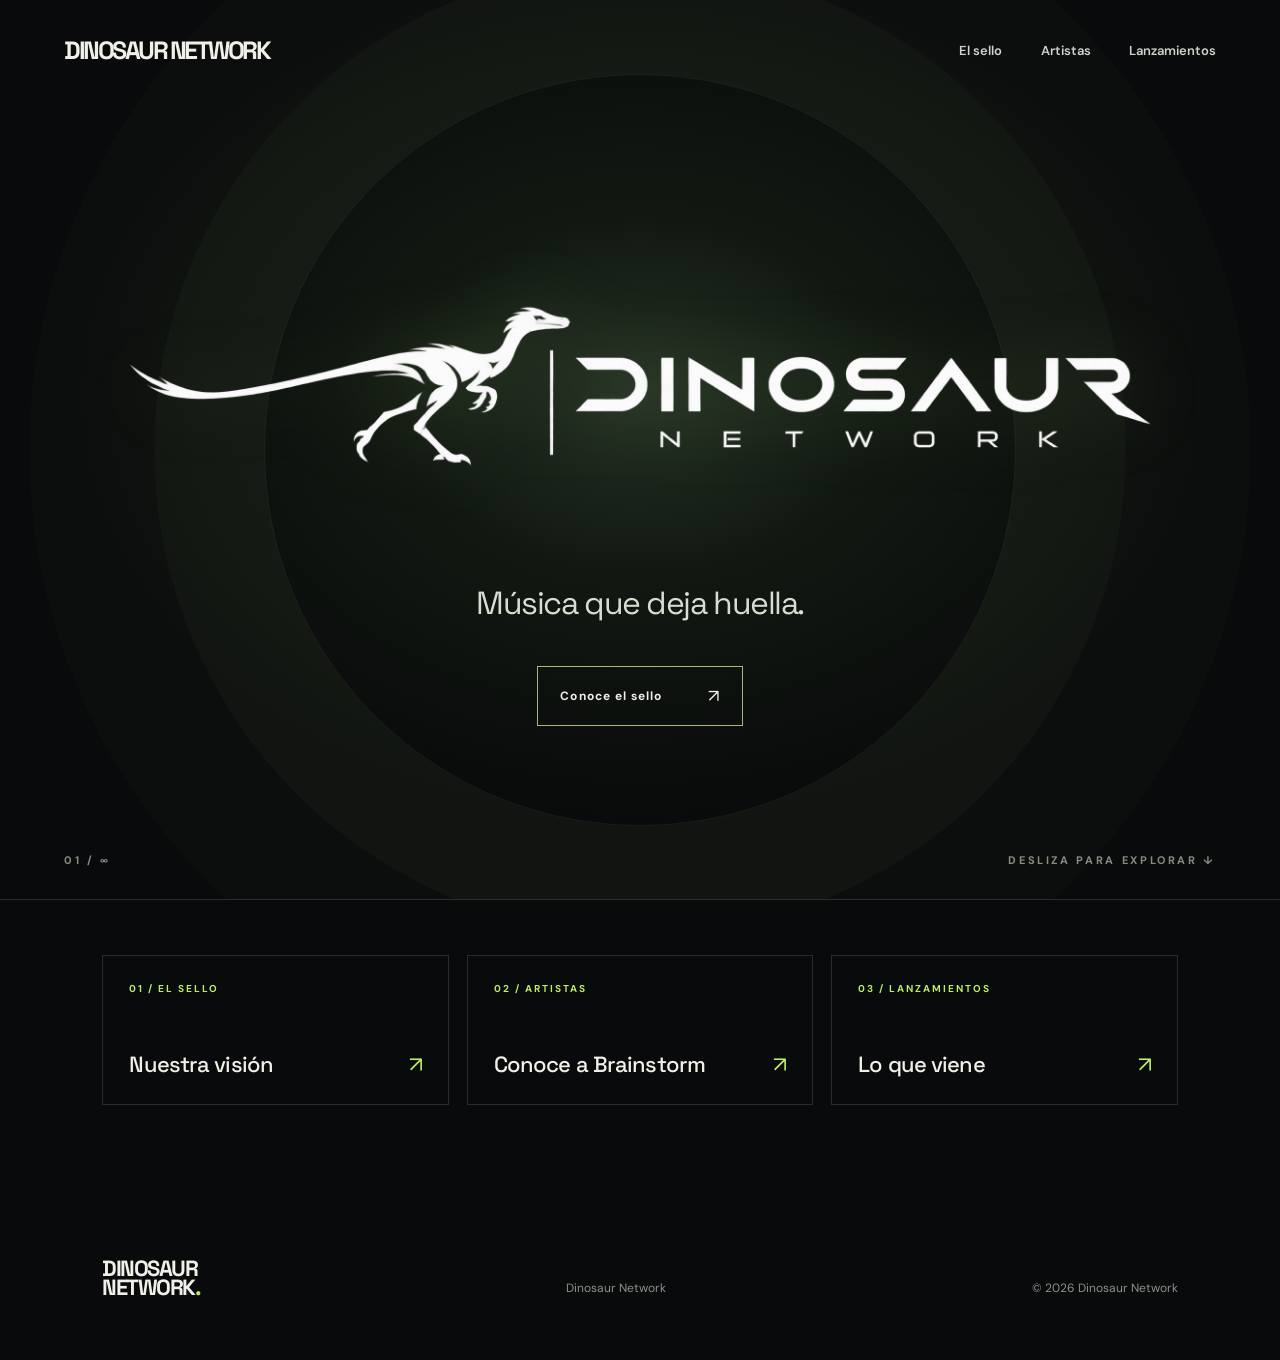
<file: index.html>
<!doctype html>
<html lang="es">
<head>
  <meta charset="utf-8">
  <meta name="viewport" content="width=device-width, initial-scale=1">
  <meta name="theme-color" content="#090a0b">
  <meta name="description" content="Dinosaur Network, un sello independiente para música que deja huella.">
  <title>Dinosaur Network — Sello independiente</title>
  <link rel="icon" href="assets/favicon.svg" type="image/svg+xml">
  <link rel="stylesheet" href="styles.css">
</head>
<body>
  <header class="site-header">
    <a class="brand" href="index.html" aria-label="Dinosaur Network, inicio">DINOSAUR<span class="brand-second"> NETWORK</span></a>
    <nav aria-label="Navegación principal">
      <a href="sello.html">El sello</a><a href="artistas.html">Artistas</a><a href="lanzamientos.html">Lanzamientos</a>
    </nav>
  </header>

  <main>
    <section class="hero" id="inicio" aria-labelledby="hero-title">
      
      <div class="hero-content">
        
        <h1 id="hero-title" class="sr-only">Dinosaur Network</h1>
        <img class="hero-logo" src="assets/dinosaur-network.png" alt="Dinosaur Network" width="2048" height="345">
        <p class="hero-line">Música que deja huella.</p>
        <a class="button" href="sello.html">Conoce el sello <span aria-hidden="true">↗</span></a>
      </div>
      <span class="hero-index" aria-hidden="true">01 / ∞</span>
      <span class="hero-scroll" aria-hidden="true">DESLIZA PARA EXPLORAR ↓</span>
    </section>

    <div class="home-links" aria-label="Explorar Dinosaur Network">
      <a href="sello.html"><span>01 / EL SELLO</span><strong>Nuestra visión</strong><b aria-hidden="true">↗</b></a>
      <a href="artistas.html"><span>02 / ARTISTAS</span><strong>Conoce a Brainstorm</strong><b aria-hidden="true">↗</b></a>
      <a href="lanzamientos.html"><span>03 / LANZAMIENTOS</span><strong>Lo que viene</strong><b aria-hidden="true">↗</b></a>
    </div>
  </main>
  <footer><a href="index.html" class="footer-brand">DINOSAUR<br>NETWORK<span class="accent">.</span></a><span>Dinosaur Network</span><span>© <span id="year">2026</span> Dinosaur Network</span></footer>
  <script src="script.js" defer></script>
</body>
</html>
</file>
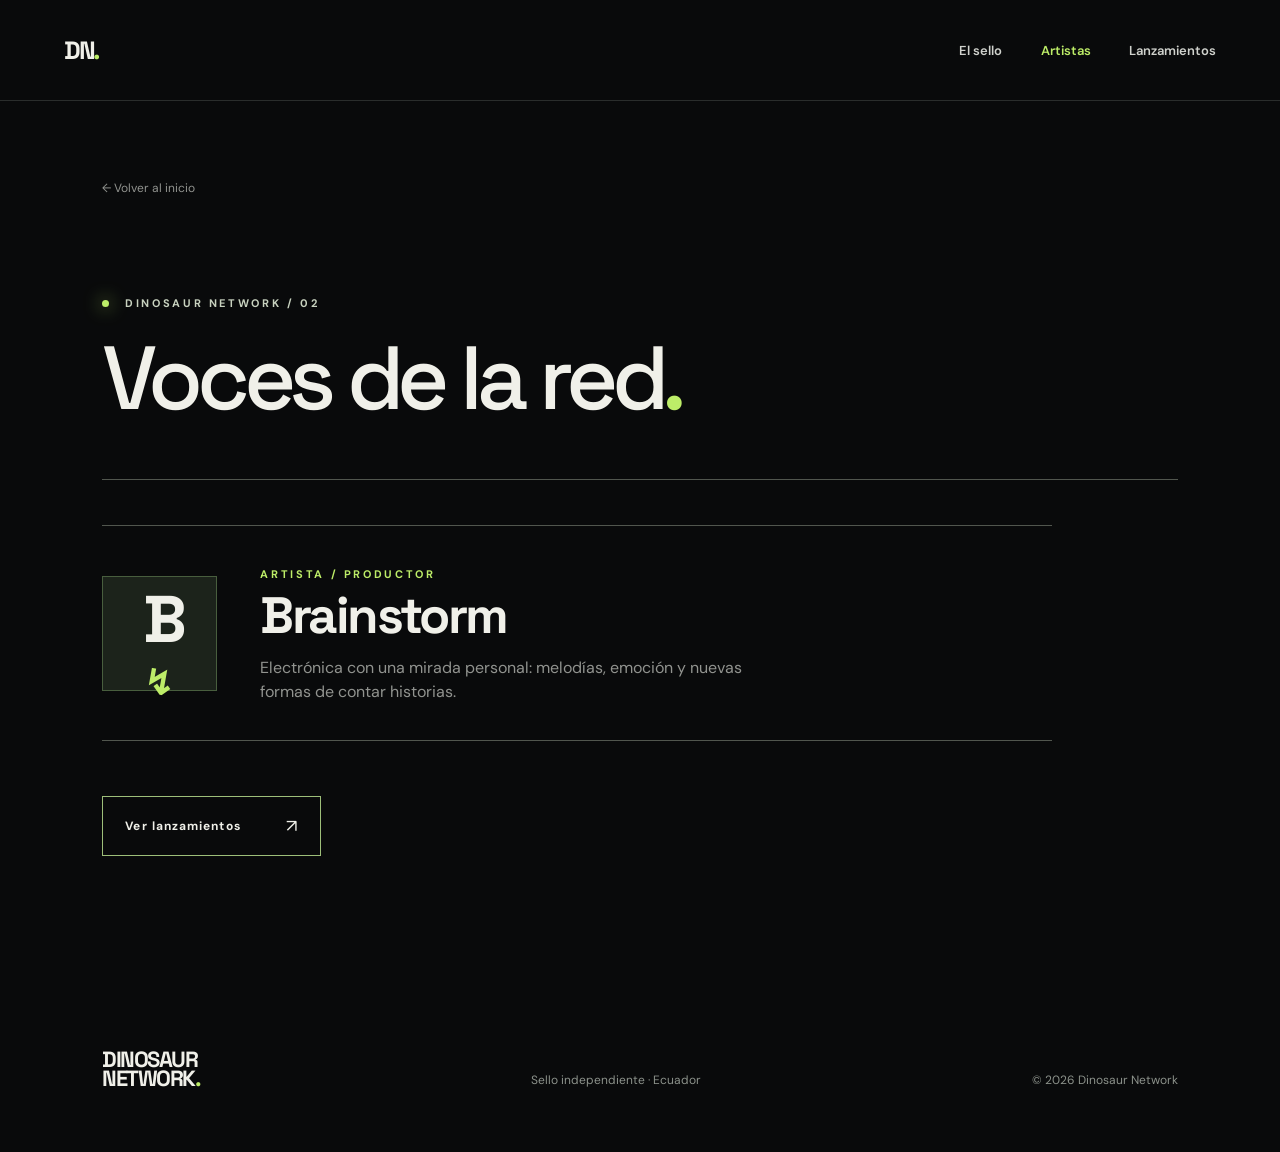
<file: artistas.html>
<!doctype html>
<html lang="es">
<head><meta charset="utf-8"><meta name="viewport" content="width=device-width, initial-scale=1"><meta name="theme-color" content="#090a0b"><meta name="description" content="Dinosaur Network, sello independiente de música."><title>Artistas — Dinosaur Network</title><link rel="icon" href="assets/favicon.svg" type="image/svg+xml"><link rel="stylesheet" href="styles.css"></head>
<body><header class="site-header inner-header"><a class="brand" href="index.html" aria-label="Dinosaur Network, inicio">DN<span class="brand-dot">.</span></a><nav aria-label="Navegación principal"><a href="sello.html">El sello</a><a href="artistas.html" aria-current="page">Artistas</a><a href="lanzamientos.html">Lanzamientos</a></nav></header>
<main class="inner-main"><a class="back-link" href="index.html">← Volver al inicio</a><p class="eyebrow"><span class="signal"></span> DINOSAUR NETWORK / 02</p>
<h1>Voces de la red<span class="accent">.</span></h1><div class="inner-rule"></div><article class="artist-card"><div class="artist-mark" aria-hidden="true">B<span>↯</span></div><div><span class="card-kicker">ARTISTA / PRODUCTOR</span><h2>Brainstorm</h2><p>Electrónica con una mirada personal: melodías, emoción y nuevas formas de contar historias.</p></div></article><a class="button next-button" href="lanzamientos.html">Ver lanzamientos <span aria-hidden="true">↗</span></a>
</main><footer><a href="index.html" class="footer-brand">DINOSAUR<br>NETWORK<span class="accent">.</span></a><span>Sello independiente · Ecuador</span><span>© <span id="year">2026</span> Dinosaur Network</span></footer><script src="script.js" defer></script></body></html>
</file>
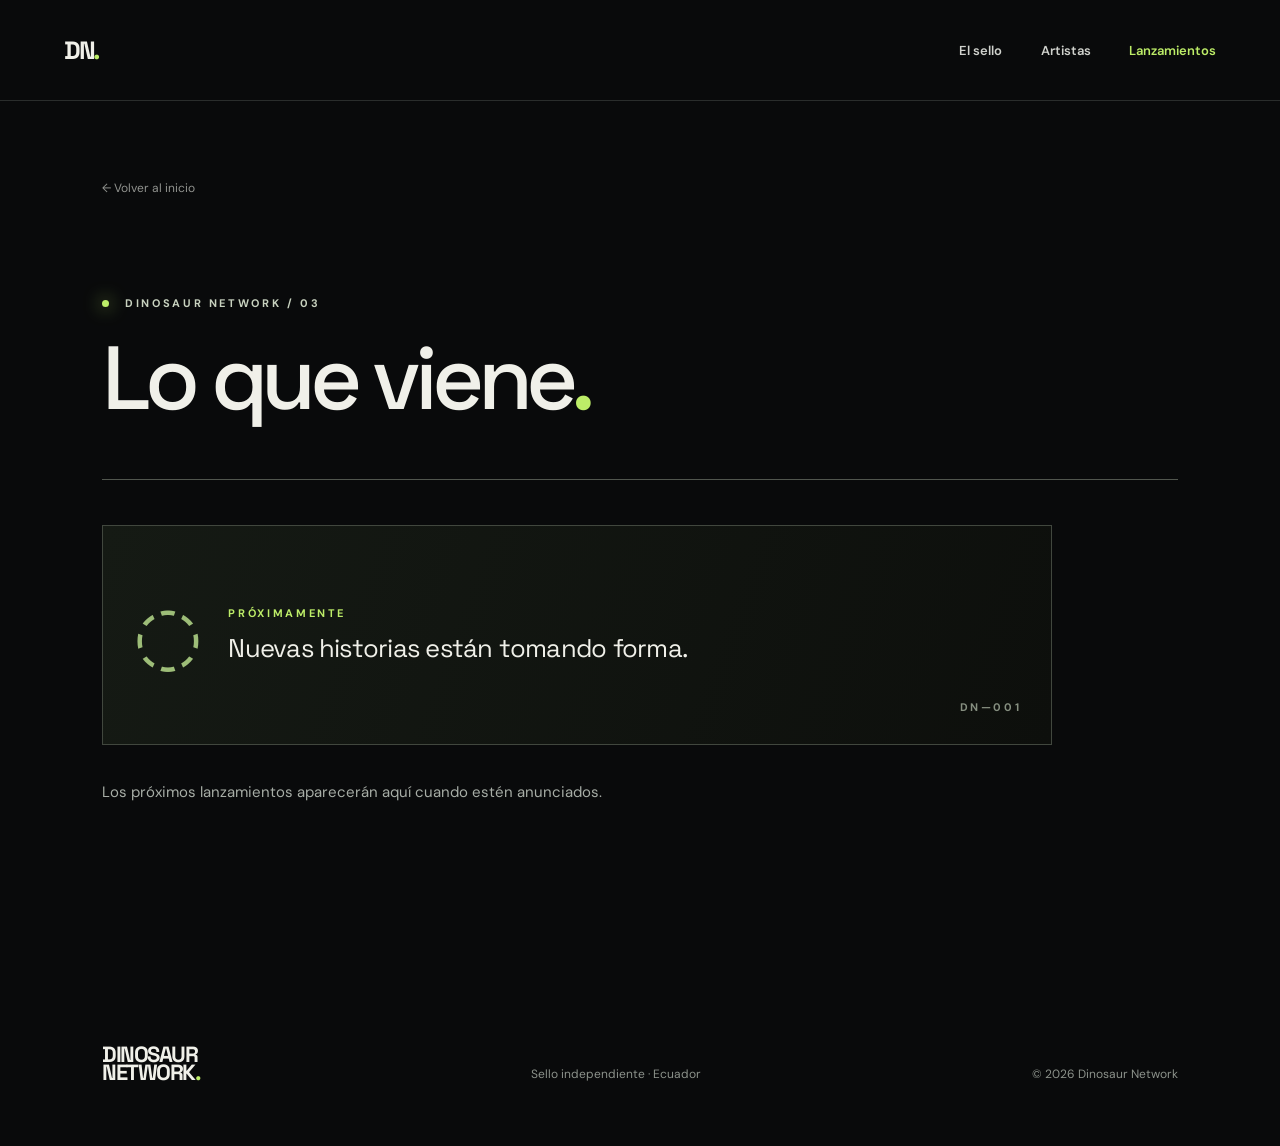
<file: lanzamientos.html>
<!doctype html>
<html lang="es">
<head><meta charset="utf-8"><meta name="viewport" content="width=device-width, initial-scale=1"><meta name="theme-color" content="#090a0b"><meta name="description" content="Dinosaur Network, sello independiente de música."><title>Lanzamientos — Dinosaur Network</title><link rel="icon" href="assets/favicon.svg" type="image/svg+xml"><link rel="stylesheet" href="styles.css"></head>
<body><header class="site-header inner-header"><a class="brand" href="index.html" aria-label="Dinosaur Network, inicio">DN<span class="brand-dot">.</span></a><nav aria-label="Navegación principal"><a href="sello.html">El sello</a><a href="artistas.html">Artistas</a><a href="lanzamientos.html" aria-current="page">Lanzamientos</a></nav></header>
<main class="inner-main"><a class="back-link" href="index.html">← Volver al inicio</a><p class="eyebrow"><span class="signal"></span> DINOSAUR NETWORK / 03</p>
<h1>Lo que viene<span class="accent">.</span></h1><div class="inner-rule"></div><div class="release-placeholder"><span class="release-symbol" aria-hidden="true">◌</span><div><p class="card-kicker">PRÓXIMAMENTE</p><p>Nuevas historias están tomando forma.</p></div><span class="release-number">DN—001</span></div><p class="body-copy release-note">Los próximos lanzamientos aparecerán aquí cuando estén anunciados.</p>
</main><footer><a href="index.html" class="footer-brand">DINOSAUR<br>NETWORK<span class="accent">.</span></a><span>Sello independiente · Ecuador</span><span>© <span id="year">2026</span> Dinosaur Network</span></footer><script src="script.js" defer></script></body></html>
</file>
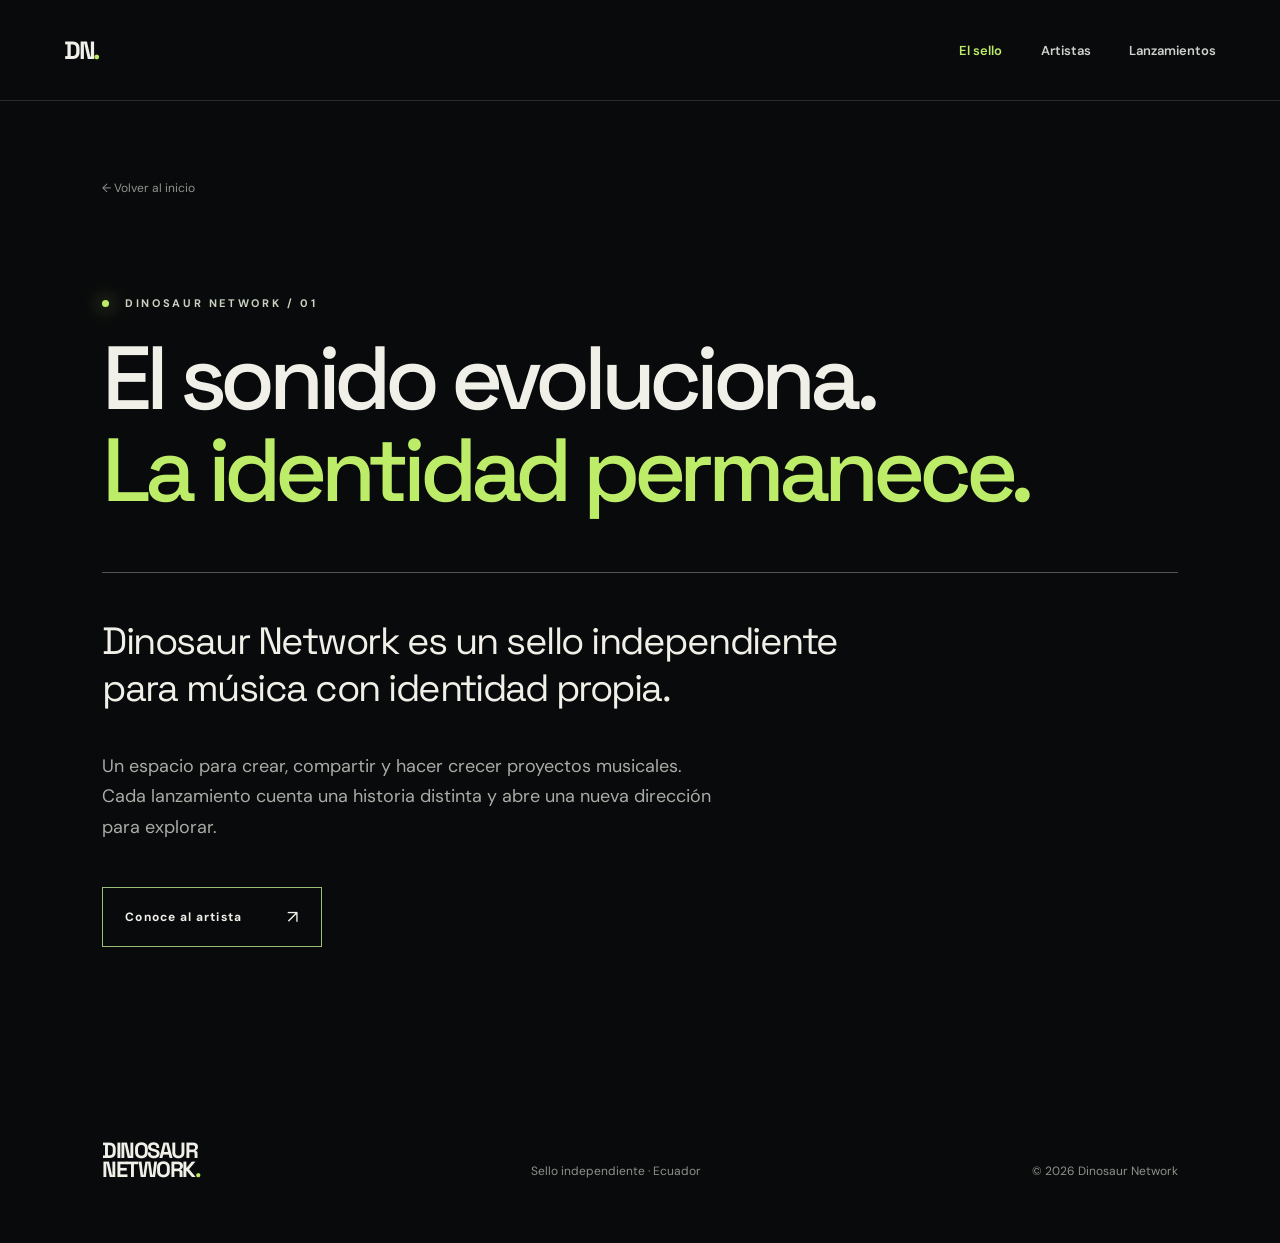
<file: sello.html>
<!doctype html>
<html lang="es">
<head><meta charset="utf-8"><meta name="viewport" content="width=device-width, initial-scale=1"><meta name="theme-color" content="#090a0b"><meta name="description" content="Dinosaur Network, sello independiente de música."><title>El sello — Dinosaur Network</title><link rel="icon" href="assets/favicon.svg" type="image/svg+xml"><link rel="stylesheet" href="styles.css"></head>
<body><header class="site-header inner-header"><a class="brand" href="index.html" aria-label="Dinosaur Network, inicio">DN<span class="brand-dot">.</span></a><nav aria-label="Navegación principal"><a href="sello.html" aria-current="page">El sello</a><a href="artistas.html">Artistas</a><a href="lanzamientos.html">Lanzamientos</a></nav></header>
<main class="inner-main"><a class="back-link" href="index.html">← Volver al inicio</a><p class="eyebrow"><span class="signal"></span> DINOSAUR NETWORK / 01</p>
<h1>El sonido evoluciona.<br><em>La identidad permanece.</em></h1><div class="inner-rule"></div><p class="lead">Dinosaur Network es un sello independiente para música con identidad propia.</p><p class="body-copy">Un espacio para crear, compartir y hacer crecer proyectos musicales. Cada lanzamiento cuenta una historia distinta y abre una nueva dirección para explorar.</p><a class="button" href="artistas.html">Conoce al artista <span aria-hidden="true">↗</span></a>
</main><footer><a href="index.html" class="footer-brand">DINOSAUR<br>NETWORK<span class="accent">.</span></a><span>Sello independiente · Ecuador</span><span>© <span id="year">2026</span> Dinosaur Network</span></footer><script src="script.js" defer></script></body></html>
</file>
<file: styles.css>
@import url('https://fonts.googleapis.com/css2?family=DM+Sans:wght@400;500;600;700&family=Space+Grotesk:wght@400;500;600;700&display=swap');
:root{color-scheme:dark;--bg:#090a0b;--ink:#f0f0e9;--muted:#91938f;--line:#2a2d2c;--acid:#bded68}*{box-sizing:border-box}html{scroll-behavior:smooth}body{margin:0;background:var(--bg);color:var(--ink);font-family:'DM Sans',Arial,sans-serif}a{color:inherit;text-decoration:none}a:focus-visible{outline:2px solid var(--acid);outline-offset:5px}.sr-only{position:absolute;width:1px;height:1px;padding:0;margin:-1px;overflow:hidden;clip:rect(0,0,0,0);white-space:nowrap;border:0}.site-header{position:absolute;z-index:2;top:0;left:0;width:100%;display:flex;justify-content:space-between;align-items:center;padding:34px clamp(24px,5vw,80px)}.brand{font-family:'Space Grotesk',sans-serif;font-size:25px;font-weight:700;letter-spacing:-.1em}.brand-dot,.accent{color:var(--acid)}nav{display:flex;gap:clamp(20px,3vw,48px);font-size:13px;font-weight:600;color:#d0d2cd}nav a:hover{color:var(--acid)}.hero{min-height:760px;min-height:100svh;position:relative;display:grid;align-items:center;overflow:hidden;border-bottom:1px solid var(--line);padding:140px clamp(24px,8vw,140px) 100px;background:radial-gradient(ellipse 45% 48% at 50% 44%,#253124 0%,#111811 42%,transparent 100%),var(--bg)}.hero-grid{position:absolute;inset:0;opacity:.22;background-image:linear-gradient(#60715a30 1px,transparent 1px),linear-gradient(90deg,#60715a30 1px,transparent 1px);background-size:72px 72px;mask-image:linear-gradient(to bottom,transparent,#000 30%,#000 70%,transparent)}.hero:after{content:'';position:absolute;width:60vw;height:60vw;max-width:750px;max-height:750px;border:1px solid #b9e99816;border-radius:50%;top:50%;left:50%;transform:translate(-50%,-50%);box-shadow:0 0 0 110px #b9e99806,0 0 0 235px #b9e99804;pointer-events:none}.hero-content{position:relative;z-index:1;width:min(100%,1050px);margin:auto;text-align:center}.eyebrow,.section-label,.card-kicker,.hero-index,.hero-scroll,.release-number{font-size:11px;font-weight:700;letter-spacing:.24em}.eyebrow{color:#c8d2bf;margin:0 0 48px}.signal{display:inline-block;width:7px;height:7px;border-radius:50%;background:var(--acid);margin-right:10px;box-shadow:0 0 18px var(--acid)}.hero-logo{display:block;width:100%;height:auto;filter:drop-shadow(0 0 35px #a3cc7130)}.hero-line{font-family:'Space Grotesk',sans-serif;font-size:clamp(19px,2.7vw,32px);letter-spacing:-.045em;color:#d7ded1;margin:20px 0 43px}.button{display:inline-flex;align-items:center;gap:45px;border:1px solid #9dbe79;padding:17px 22px;font-size:12px;font-weight:700;letter-spacing:.09em;transition:background .2s,color .2s}.button:hover{background:var(--acid);color:#101510}.button span{font-size:18px;font-weight:400}.hero-index,.hero-scroll{position:absolute;bottom:32px;color:#858d82}.hero-index{left:clamp(24px,5vw,80px)}.hero-scroll{right:clamp(24px,5vw,80px)}.section{display:grid;grid-template-columns:minmax(190px,1fr) minmax(0,3fr);gap:5vw;max-width:1600px;margin:auto;padding:145px clamp(24px,8vw,140px);border-bottom:1px solid var(--line)}.section-label{padding-top:16px;color:#888f86;white-space:nowrap}.section-label span{color:var(--acid)}.section h2{font-family:'Space Grotesk',sans-serif;font-size:clamp(38px,5.3vw,76px);letter-spacing:-.065em;line-height:1.07;font-weight:500;margin:0 0 38px}.vision h2 em{font-style:normal;color:var(--acid)}.vision p{max-width:640px;color:#a7ada6;font-size:clamp(17px,1.6vw,21px);line-height:1.7}.artist-card{border-top:1px solid #51564e;border-bottom:1px solid #51564e;display:grid;grid-template-columns:130px 1fr 40px;gap:28px;align-items:center;padding:36px 0}.artist-mark{width:115px;height:115px;background:#1c231b;border:1px solid #485e3e;display:grid;place-items:center;font-family:'Space Grotesk';font-size:66px;font-weight:700;letter-spacing:-.15em}.artist-mark span{color:var(--acid);font-size:35px;margin-left:-12px}.card-kicker{color:var(--acid);margin:0 0 12px}.artist-card h3{font-family:'Space Grotesk';font-size:clamp(30px,3vw,44px);margin:0 0 8px;letter-spacing:-.05em}.artist-card p:not(.card-kicker){color:var(--muted);line-height:1.5;margin:0;max-width:490px}.card-arrow{align-self:start;color:var(--acid);font-size:24px}.release-placeholder{min-height:220px;border:1px solid #41473e;padding:30px;display:flex;gap:25px;align-items:center;background:linear-gradient(110deg,#151a14,#0d0f0c)}.release-symbol{font-size:80px;font-weight:300;color:#9dbd78}.release-placeholder p:not(.card-kicker){font-family:'Space Grotesk';font-size:clamp(20px,2vw,28px);margin:0;letter-spacing:-.03em}.release-number{margin-left:auto;align-self:flex-end;color:#868f80;white-space:nowrap}footer{display:flex;justify-content:space-between;align-items:end;gap:24px;padding:64px clamp(24px,8vw,140px);font-size:12px;color:#8c928b}.footer-brand{font-family:'Space Grotesk';font-size:22px;line-height:.85;font-weight:700;letter-spacing:-.07em;color:var(--ink)}@media(max-width:750px){.site-header{padding:25px 24px}nav{gap:14px;font-size:11px}nav a:first-child{display:none}.hero{min-height:680px;min-height:100svh;padding:130px 24px 80px}.eyebrow{font-size:9px;letter-spacing:.14em;margin-bottom:30px}.hero-line{margin:22px 0 34px}.hero-scroll{display:none}.section{display:block;padding:90px 24px}.section-label{margin-bottom:35px}.artist-card{grid-template-columns:75px 1fr;gap:18px}.artist-mark{width:75px;height:75px;font-size:44px}.artist-mark span{font-size:24px}.card-arrow{display:none}.release-placeholder{padding:20px;gap:15px}.release-symbol{font-size:50px}.release-number{display:none}footer{padding:50px 24px;display:grid;gap:28px}}@media(prefers-reduced-motion:reduce){html{scroll-behavior:auto}.button{transition:none}}

/* Navegación entre páginas */
nav a[aria-current="page"]{color:var(--acid)}.home-links{max-width:1600px;margin:auto;display:grid;grid-template-columns:repeat(3,1fr);padding:55px clamp(24px,8vw,140px) 90px;gap:18px}.home-links a{min-height:150px;border:1px solid var(--line);padding:26px;display:flex;flex-direction:column;justify-content:space-between;position:relative;transition:border-color .2s,background .2s}.home-links a:hover{border-color:var(--acid);background:#151c13}.home-links span{font-size:10px;letter-spacing:.2em;color:var(--acid);font-weight:700}.home-links strong{font-family:'Space Grotesk';font-size:22px;font-weight:500;letter-spacing:-.04em;padding-right:25px}.home-links b{position:absolute;right:25px;bottom:25px;font-size:22px;color:var(--acid);font-weight:400}.inner-header{position:relative;border-bottom:1px solid var(--line)}.inner-main{max-width:1300px;min-height:calc(100svh - 260px);margin:auto;padding:75px clamp(24px,8vw,140px) 130px}.back-link{display:inline-block;font-size:12px;color:var(--muted);margin-bottom:100px}.back-link:hover{color:var(--acid)}.inner-main .eyebrow{margin-bottom:22px}.inner-main h1{font-family:'Space Grotesk';font-size:clamp(48px,7vw,100px);font-weight:500;line-height:1.03;letter-spacing:-.07em;margin:0 0 55px}.inner-main h1 em{font-style:normal;color:var(--acid)}.inner-rule{border-top:1px solid #51564e;margin-bottom:45px}.lead{font-family:'Space Grotesk';font-size:clamp(23px,3vw,38px);max-width:760px;letter-spacing:-.04em;line-height:1.25}.body-copy{color:#a7ada6;font-size:18px;line-height:1.7;max-width:620px;margin:25px 0 45px}.inner-main .artist-card{max-width:950px}.inner-main .artist-card h2{font-family:'Space Grotesk';font-size:clamp(30px,4vw,54px);margin:0 0 8px;letter-spacing:-.05em}.next-button{margin-top:55px}.inner-main .release-placeholder{max-width:950px}.release-note{font-size:15px;margin-top:35px}@media(max-width:750px){.home-links{grid-template-columns:1fr;padding:35px 24px 70px}.home-links a{min-height:125px}.inner-main{padding:48px 24px 90px}.back-link{margin-bottom:80px}.inner-main h1{margin-bottom:40px}.inner-main .artist-card{grid-template-columns:75px 1fr}}
</file>
